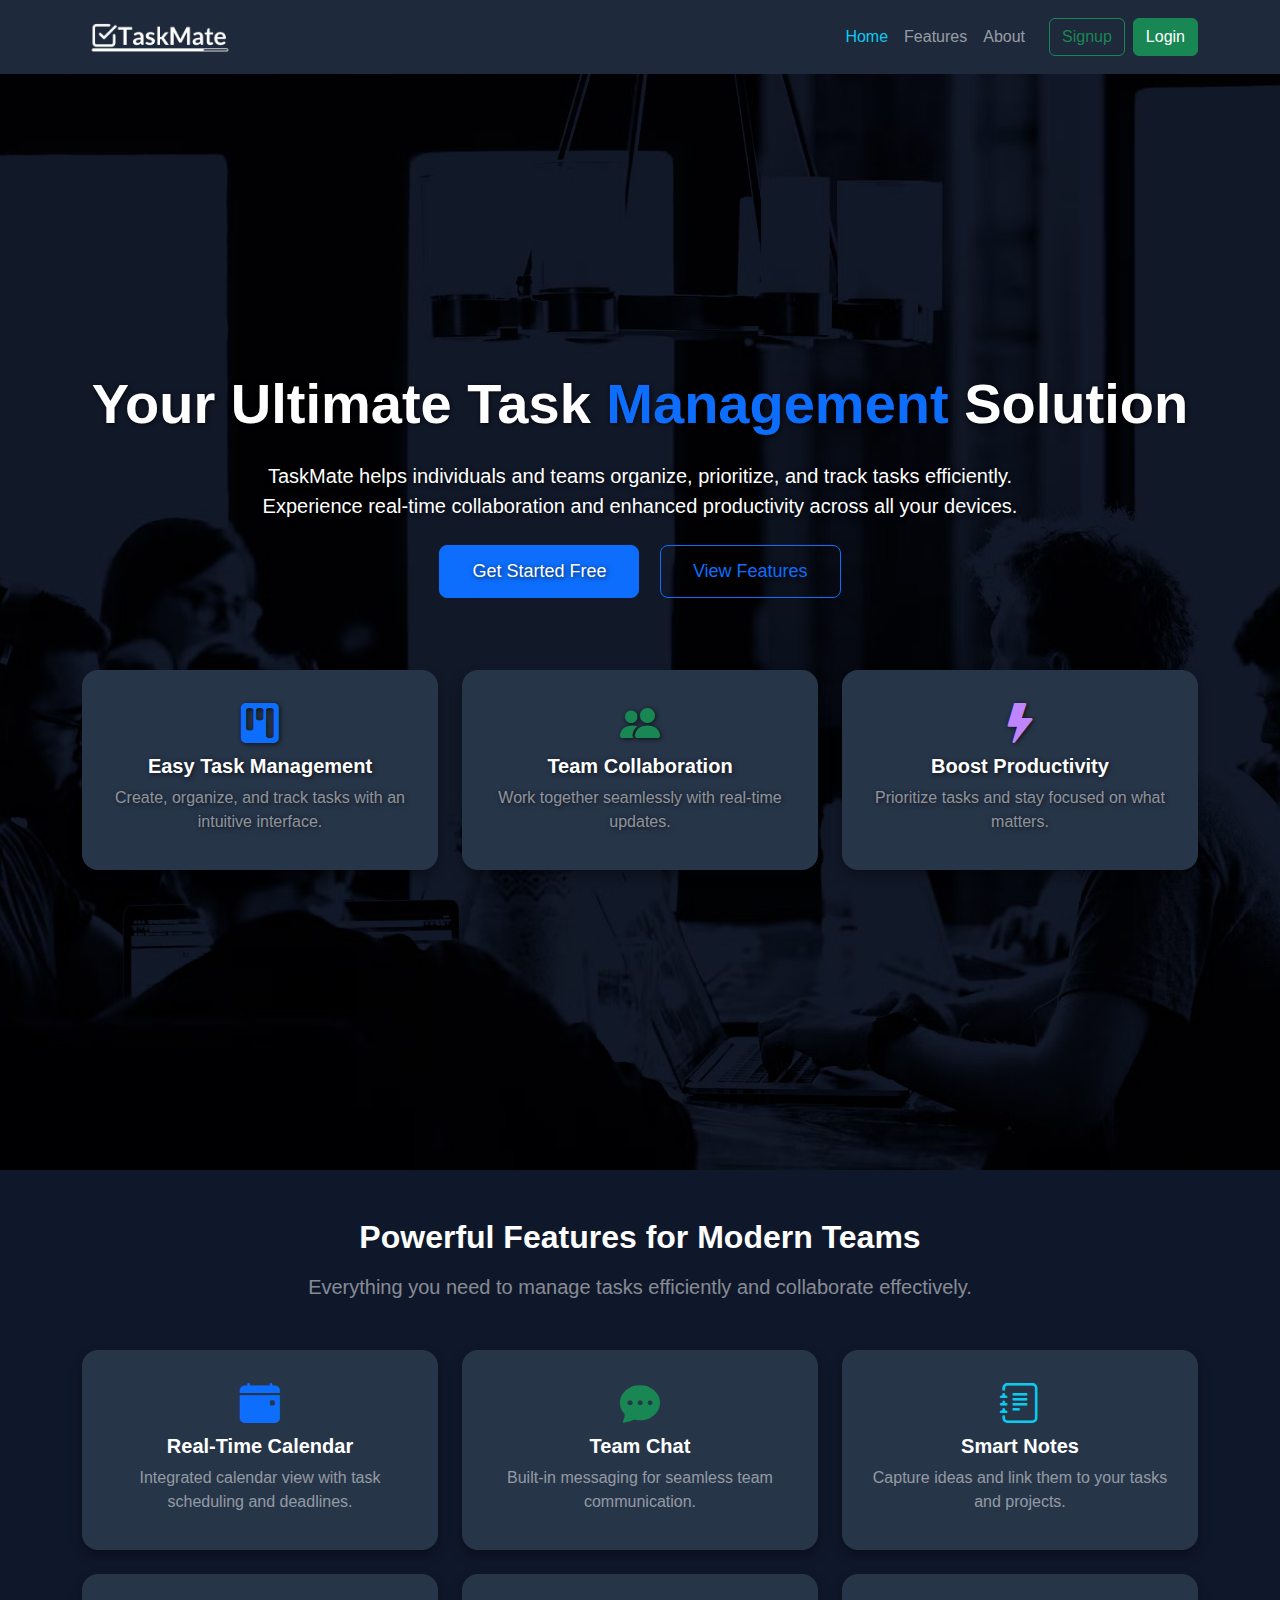
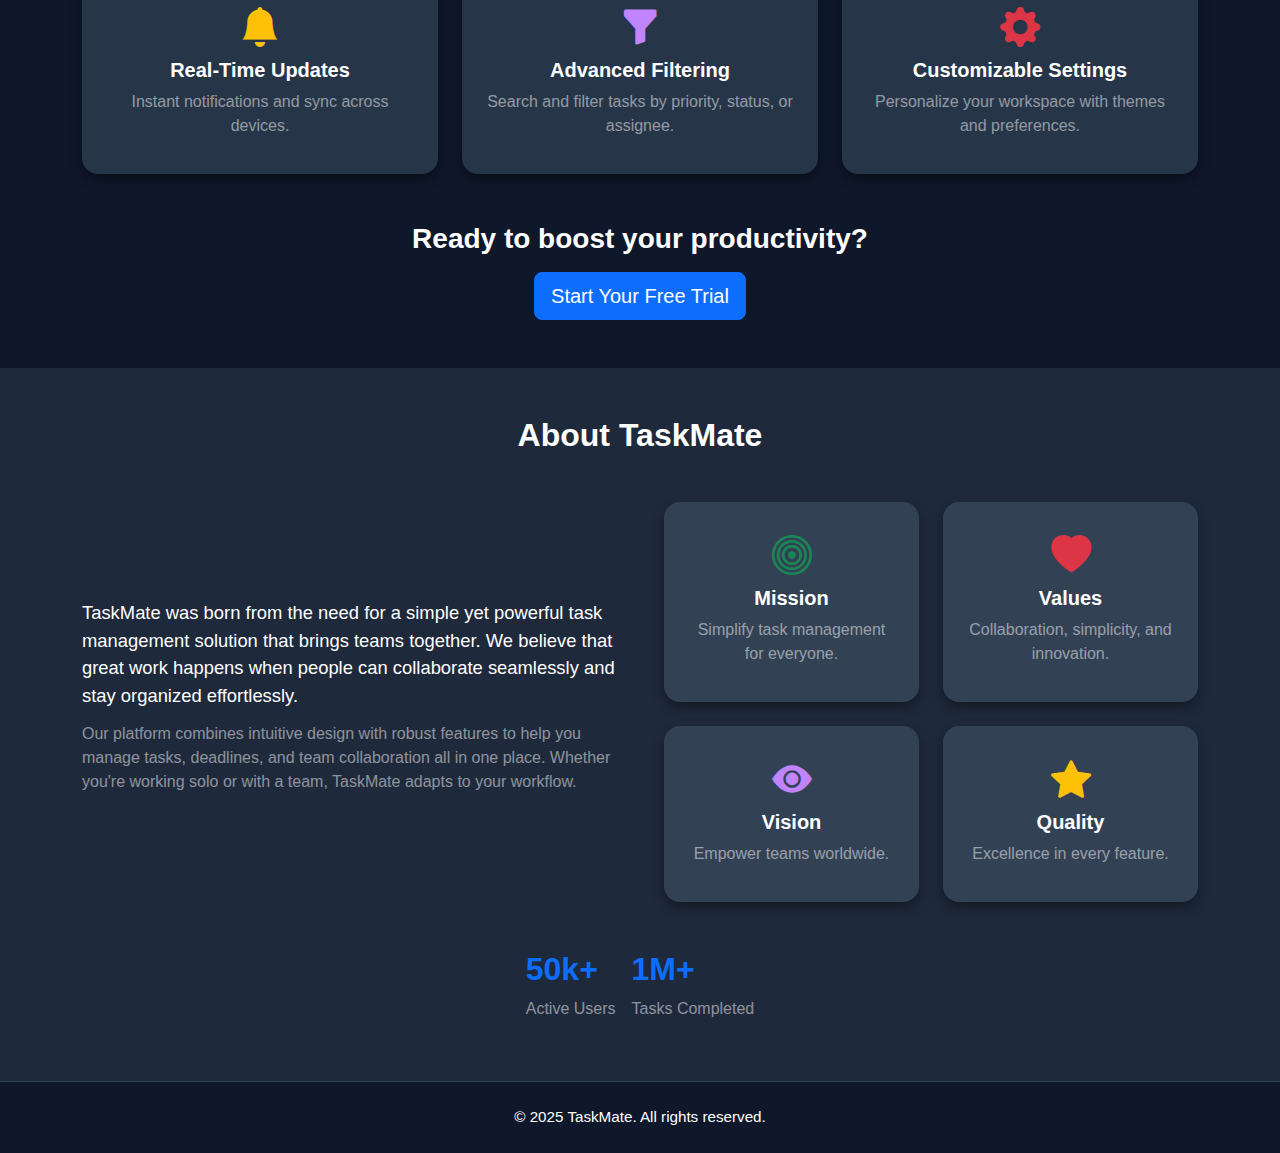
<file: index.html>
<!DOCTYPE html>
<html lang="en">

<head>
    <meta charset="UTF-8">
    <meta name="viewport" content="width=device-width, initial-scale=1.0">
    <title>TaskMate - Home</title>
    <link rel="stylesheet" href="https://cdn.jsdelivr.net/npm/bootstrap@5.3.0/dist/css/bootstrap.min.css">
    <link rel="stylesheet" href="https://cdn.jsdelivr.net/npm/bootstrap-icons/font/bootstrap-icons.css">
    <link rel="stylesheet" href="css/styles.css">
</head>

<body>

    <!-- Navbar -->
    <nav class="navbar navbar-expand-lg navbar-dark fixed-top">
        <div class="container">
            <a class="navbar-brand fw-bold" href="#">
                <img src="assets/images/TaskMate.png" alt="TaskMate Logo" height="40">
            </a>
            <button class="navbar-toggler" type="button" data-bs-toggle="collapse" data-bs-target="#navbarNav">
                <span class="navbar-toggler-icon"></span>
            </button>
            <div class="collapse navbar-collapse justify-content-end" id="navbarNav">
                <ul class="navbar-nav align-items-center">
                    <li class="nav-item"><a class="nav-link active" href="#">Home</a></li>
                    <li class="nav-item"><a class="nav-link" href="#features">Features</a></li>
                    <li class="nav-item"><a class="nav-link" href="#about">About</a></li>
                </ul>
                <div class="d-flex ms-3">
                    <a href="signup.html" class="btn btn-outline-success me-2">Signup</a>
                    <a href="login.html" class="btn btn-success">Login</a>
                </div>
            </div>
        </div>
    </nav>

    <!-- Hero Section -->
    <header class="hero-section text-center d-flex align-items-center">
        <div class="container">
            <h1 class="display-1 fw-bold text-white mb-4">Your Ultimate Task <span
                    class="text-primary">Management</span> Solution</h1>
            <p class="lead text-white mb-4">TaskMate helps individuals and teams organize, prioritize, and track tasks
                efficiently.<br> Experience real-time collaboration and enhanced productivity across all your devices.
            </p>
            <div class="mt-4">
                <a href="signup.html" class="btn btn-primary btn-lg me-3">Get Started Free</a>
                <a href="#features" class="btn btn-outline-primary btn-lg">View Features</a>
            </div>

            <div class="row mt-5 g-4">
                <div class="col-md-4">
                    <div class="feature-card text-center p-4">
                        <i class="bi bi-kanban-fill fs-1 text-primary mb-3"></i>
                        <h5 class="fw-bold text-white">Easy Task Management</h5>
                        <p class="text-white-50">Create, organize, and track tasks with an intuitive interface.</p>
                    </div>
                </div>
                <div class="col-md-4">
                    <div class="feature-card text-center p-4">
                        <i class="bi bi-people-fill fs-1 text-success mb-3"></i>
                        <h5 class="fw-bold text-white">Team Collaboration</h5>
                        <p class="text-white-50">Work together seamlessly with real-time updates.</p>
                    </div>
                </div>
                <div class="col-md-4">
                    <div class="feature-card text-center p-4">
                        <i class="bi bi-lightning-fill fs-1 text-purple mb-3"></i>
                        <h5 class="fw-bold text-white">Boost Productivity</h5>
                        <p class="text-white-50">Prioritize tasks and stay focused on what matters.</p>
                    </div>
                </div>
            </div>
        </div>
    </header>

    <!-- Features Section -->
    <section id="features" class="py-5">
        <div class="container">
            <h2 class="text-center text-white fw-bold mb-3">Powerful Features for Modern Teams</h2>
            <p class="lead text-center text-white-50 mb-5">Everything you need to manage tasks efficiently and
                collaborate effectively.</p>
            <div class="row g-4">
                <div class="col-md-4">
                    <div class="feature-card text-center p-4">
                        <i class="bi bi-calendar-event-fill fs-1 text-primary mb-3"></i>
                        <h5 class="fw-bold text-white">Real-Time Calendar</h5>
                        <p class="text-white-50">Integrated calendar view with task scheduling and deadlines.</p>
                    </div>
                </div>
                <div class="col-md-4">
                    <div class="feature-card text-center p-4">
                        <i class="bi bi-chat-dots-fill fs-1 text-success mb-3"></i>
                        <h5 class="fw-bold text-white">Team Chat</h5>
                        <p class="text-white-50">Built-in messaging for seamless team communication.</p>
                    </div>
                </div>
                <div class="col-md-4">
                    <div class="feature-card text-center p-4">
                        <i class="bi bi-journal-text fs-1 text-info mb-3"></i>
                        <h5 class="fw-bold text-white">Smart Notes</h5>
                        <p class="text-white-50">Capture ideas and link them to your tasks and projects.</p>
                    </div>
                </div>
                <div class="col-md-4">
                    <div class="feature-card text-center p-4">
                        <i class="bi bi-bell-fill fs-1 text-warning mb-3"></i>
                        <h5 class="fw-bold text-white">Real-Time Updates</h5>
                        <p class="text-white-50">Instant notifications and sync across devices.</p>
                    </div>
                </div>
                <div class="col-md-4">
                    <div class="feature-card text-center p-4">
                        <i class="bi bi-funnel-fill fs-1 text-purple mb-3"></i>
                        <h5 class="fw-bold text-white">Advanced Filtering</h5>
                        <p class="text-white-50">Search and filter tasks by priority, status, or assignee.</p>
                    </div>
                </div>
                <div class="col-md-4">
                    <div class="feature-card text-center p-4">
                        <i class="bi bi-gear-fill fs-1 text-danger mb-3"></i>
                        <h5 class="fw-bold text-white">Customizable Settings</h5>
                        <p class="text-white-50">Personalize your workspace with themes and preferences.</p>
                    </div>
                </div>
            </div>
            <div class="text-center mt-5">
                <h3 class="text-white mb-3">Ready to boost your productivity?</h3>
                <a href="signup.html" class="btn btn-primary btn-lg">Start Your Free Trial</a>
            </div>
        </div>
    </section>

    <!-- About Section -->
    <section id="about" class="py-5 about-bg">
        <div class="container">
            <h2 class="text-center fw-bold text-white mb-5">About TaskMate</h2>
            <div class="row g-5 align-items-center">
                <div class="col-lg-6">
                    <p class="lead text-white">TaskMate was born from the need for a simple yet powerful task management
                        solution that brings teams together. We believe that great work happens when people can
                        collaborate seamlessly and stay organized effortlessly.</p>
                    <p class="text-white-50">Our platform combines intuitive design with robust features to help you
                        manage tasks, deadlines, and team collaboration all in one place. Whether you're working solo or
                        with a team, TaskMate adapts to your workflow.</p>
                </div>
                <div class="col-lg-6">
                    <div class="row g-4">
                        <div class="col-md-6">
                            <div class="feature-card text-center p-4">
                                <i class="bi bi-bullseye fs-1 text-success mb-3"></i>
                                <h5 class="fw-bold text-white">Mission</h5>
                                <p class="text-white-50">Simplify task management for everyone.</p>
                            </div>
                        </div>
                        <div class="col-md-6">
                            <div class="feature-card text-center p-4">
                                <i class="bi bi-heart-fill fs-1 text-danger mb-3"></i>
                                <h5 class="fw-bold text-white">Values</h5>
                                <p class="text-white-50">Collaboration, simplicity, and innovation.</p>
                            </div>
                        </div>
                        <div class="col-md-6">
                            <div class="feature-card text-center p-4">
                                <i class="bi bi-eye-fill fs-1 text-purple mb-3"></i>
                                <h5 class="fw-bold text-white">Vision</h5>
                                <p class="text-white-50">Empower teams worldwide.</p>
                            </div>
                        </div>
                        <div class="col-md-6">
                            <div class="feature-card text-center p-4">
                                <i class="bi bi-star-fill fs-1 text-warning mb-3"></i>
                                <h5 class="fw-bold text-white">Quality</h5>
                                <p class="text-white-50">Excellence in every feature.</p>
                            </div>
                        </div>
                    </div>
                </div>
            </div>
            <div class="d-flex justify-content-center gap-3 mt-5">
                <div>
                    <h3 class="text-primary fw-bold">50k+</h3>
                    <p class="text-white-50 mb-0">Active Users</p>
                </div>
                <div>
                    <h3 class="text-primary fw-bold">1M+</h3>
                    <p class="text-white-50">Tasks Completed</p>
                </div>
            </div>
        </div>
    </section>

    <footer class="text-white text-center py-4">
        <p>&copy; 2025 TaskMate. All rights reserved.</p>
    </footer>

    <script src="https://cdn.jsdelivr.net/npm/bootstrap@5.3.0/dist/js/bootstrap.bundle.min.js"></script>
</body>

</html>
</file>
<file: css/styles.css>
/* Base styles */
body {
    background-color: #0f172a;
    color: #f8f9fa;
    font-family: "Roboto", sans-serif;
    margin: 0;
    padding: 0;
}

a {
    text-decoration: none;
}

.hero-section {
    min-height: 130vh;
    padding-top: 120px;
    background: url('../assets/images/hero-bg.png') no-repeat center center/cover;
    text-shadow: 1px 1px 5px rgba(0, 0, 0, 0.7);
    padding-bottom:50px;
}

.hero-section h1{
    font-size: 3.5rem;
}

.about-bg {
    background-color: #1e293b;
}

h1,
h2,
h3,
h5 {
    font-weight: 700;
}

p {
    margin-bottom: 0.75rem;
}

/* Navbar */
.navbar {
    background-color: #1e293b;
    padding: 0.75rem 12px;
}

.navbar-brand img {
    height: 40px;
}

.nav-link {
    font-size: 1rem;
}

.nav-link.active,
.nav-link:hover {
    color: #0dcaf0 !important;
}

/* Hero Section */
.hero-section .lead {
    font-size: 1.25rem;
}

.hero-section .btn-lg {
    padding: 0.75rem 2rem;
    font-size: 1.125rem;
}

/* Feature Cards */
.feature-card {
    background-color: #273549;
    border-radius: 1rem;
    transition: transform 0.3s ease, background-color 0.3s ease;
    box-shadow: 0 6px 12px rgba(0, 0, 0, 0.35);
}

.feature-card:hover {
    transform: translateY(-6px);
    background-color: #334155;
}

.feature-card i {
    transition: color 0.3s ease;
}

.feature-card:hover i {
    color: #0dcaf0 !important;
}

/* About Section Specific */
.about-bg p.lead {
    font-size: 1.15rem;
}

.about-bg h3 {
    font-size: 2rem;
}

.about-bg .feature-card {
    background-color: #334155;
}

.about-bg .feature-card:hover {
    background-color: #3b4759;
}

/* Footer */
footer {
    background-color: #0f172a;
    border-top: 1px solid #334155;
    padding-top: 1rem;
}

footer p {
    margin: 0;
    font-size: 0.95rem;
}

/* Responsive adjustments */
@media (max-width: 767.98px) {
    .hero-section {
        padding-top: 120px;
        padding-bottom: 30px;
    }

    .hero-section h1 {
        font-size: 2.5rem;
    }

    .hero-section .lead {
        font-size: 1.05rem;
    }

    .about-bg h2 {
        font-size: 2rem;
    }

    .feature-card {
        padding: 1.5rem;
    }

    .feature-card i {
        font-size: 2.5rem;
    }
}

@media (max-width: 575.98px) {
    .hero-section h1 {
        font-size: 2.1rem;
    }

    .hero-section .btn-lg {
        font-size: 1rem;
        padding: 0.6rem 1.5rem;
    }

    .about-bg h3 {
        font-size: 1.5rem;
    }

    .about-bg .feature-card {
        padding: 1rem;
    }
}

/* Custom Utility Colors */
.text-purple {
    color: #c084fc !important;
}

/* Custom scrollbar for Webkit browsers (optional aesthetic) */
::-webkit-scrollbar {
    width: 8px;
}

::-webkit-scrollbar-track {
    background: #0f172a;
}

::-webkit-scrollbar-thumb {
    background: #475569;
    border-radius: 4px;
}

::-webkit-scrollbar-thumb:hover {
    background: #64748b;
}
</file>
